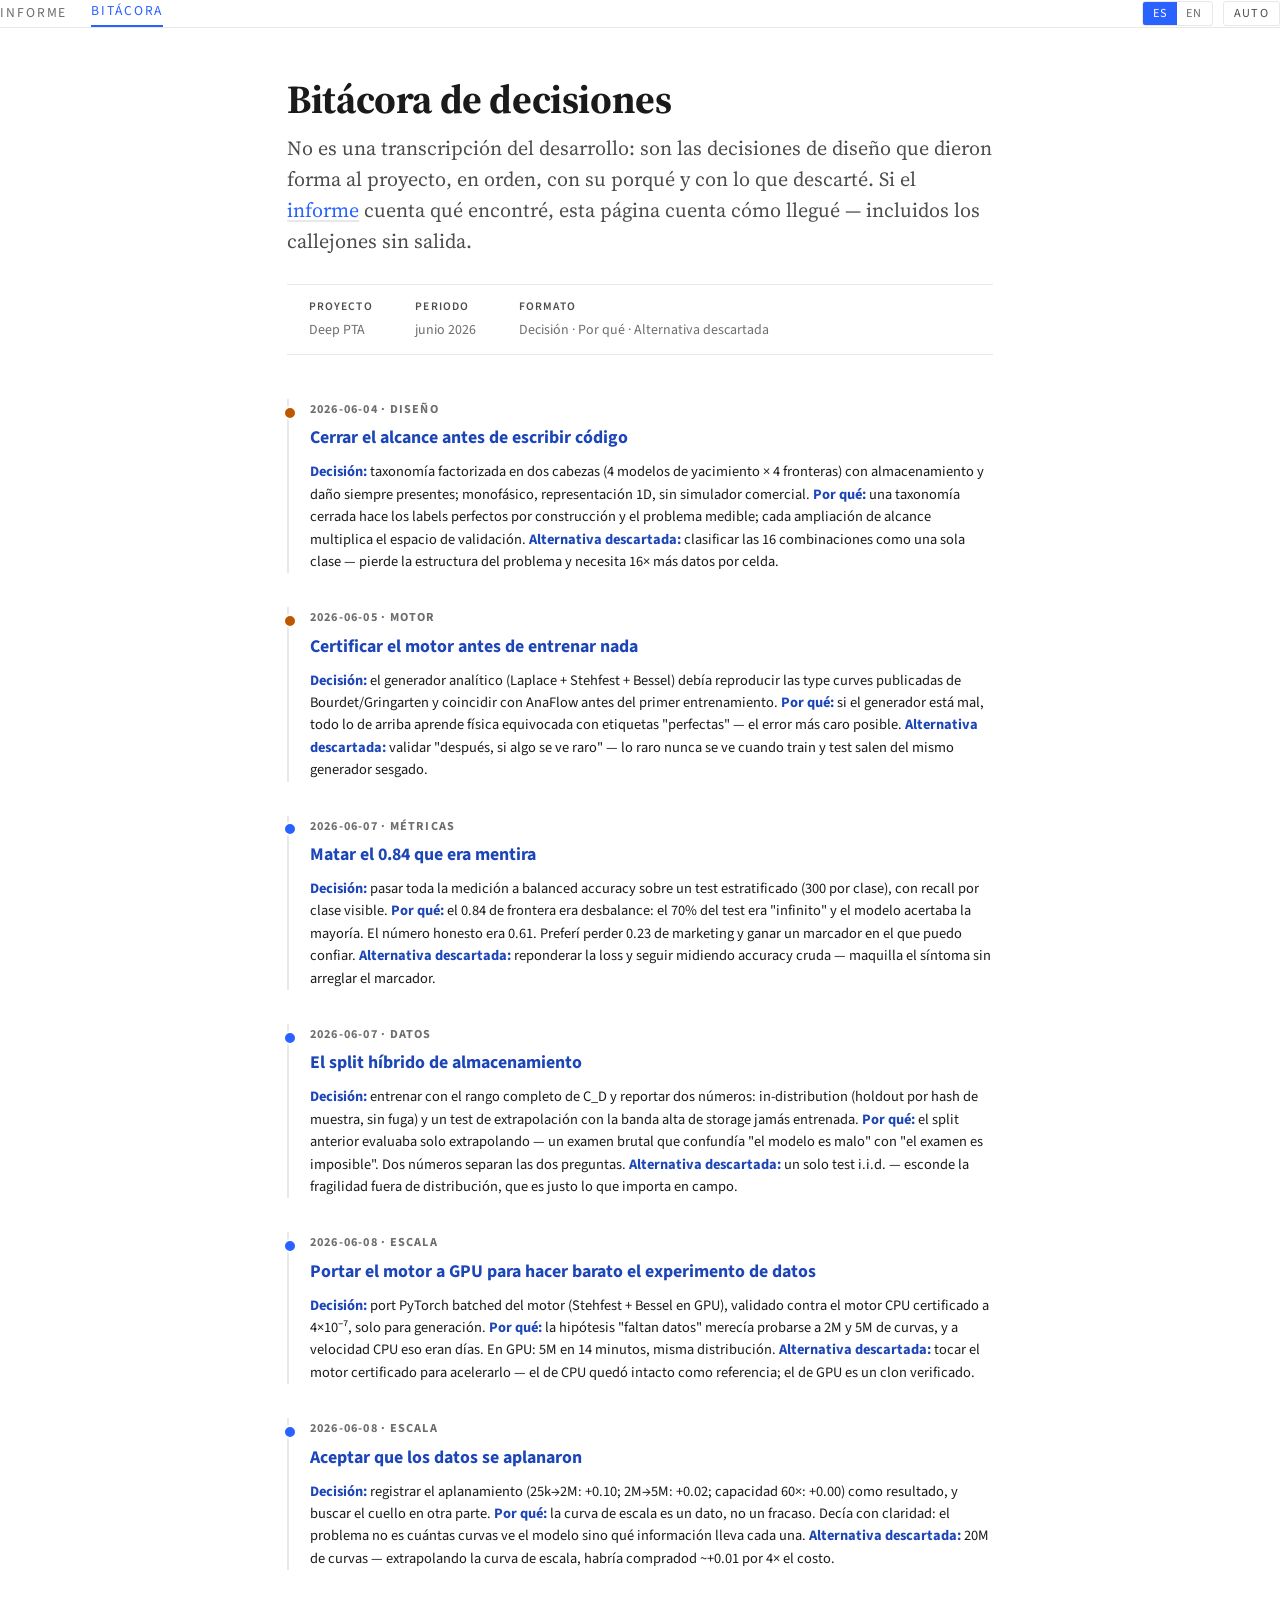
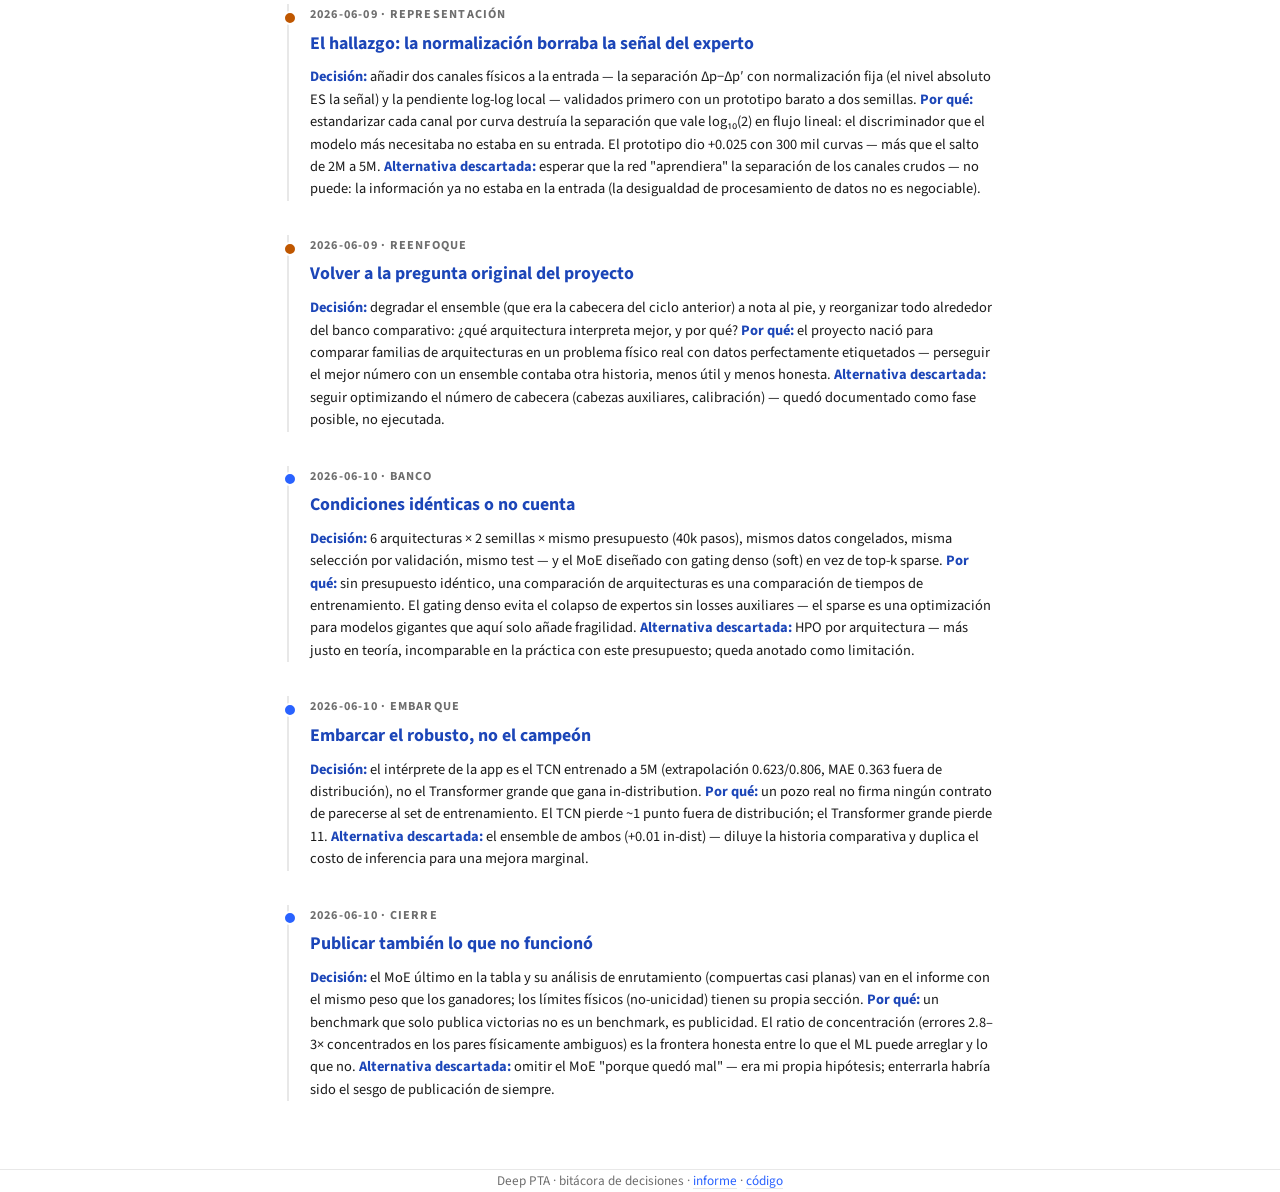
<file: docs/bitacora.html>
<!doctype html>
<html lang="es">
<head>
<meta charset="utf-8">
<meta name="viewport" content="width=device-width, initial-scale=1">
<title>Bitácora de decisiones — Deep PTA</title>
<meta name="description" content="Las decisiones de diseño del proyecto Deep PTA, con sus porqués y sus alternativas descartadas.">
<link rel="preconnect" href="https://fonts.googleapis.com">
<link href="https://fonts.googleapis.com/css2?family=Source+Serif+4:ital,wght@0,400;0,600;0,700;1,400&family=Source+Sans+3:wght@400;600;700&family=JetBrains+Mono:wght@400&display=swap" rel="stylesheet">
<link rel="stylesheet" href="assets/style.css">
</head>
<body>
<article>

<div class="masthead full">
  <nav>
    <a href="index.html" data-lang="es">Informe</a>
    <a href="index.html" data-lang="en" style="display:none">Report</a>
    <a href="bitacora.html" class="current" data-lang="es">Bitácora</a>
    <a href="bitacora.html" class="current" data-lang="en" style="display:none">Logbook</a>
  </nav>
  <span style="display:flex;gap:0.6rem;align-items:center;">
    <span class="lang-toggle">
      <button data-set-lang="es">ES</button><button data-set-lang="en">EN</button>
    </span>
    <button class="theme-toggle" id="theme-toggle" title="Tema">AUTO</button>
  </span>
</div>

<!-- ======================= ESPAÑOL ======================= -->
<div data-lang="es">

<h1 class="title">Bitácora de decisiones</h1>
<p class="lede">No es una transcripción del desarrollo: son las decisiones de diseño
que dieron forma al proyecto, en orden, con su porqué y con lo que descarté. Si el
<a href="index.html">informe</a> cuenta qué encontré, esta página cuenta cómo llegué
— incluidos los callejones sin salida.</p>

<div class="byline full">
  <span><b>Proyecto</b>Deep PTA</span>
  <span><b>Periodo</b>junio 2026</span>
  <span><b>Formato</b>Decisión · Por qué · Alternativa descartada</span>
</div>

<div class="entry milestone">
  <div class="when">2026-06-04 · Diseño</div>
  <h3>Cerrar el alcance antes de escribir código</h3>
  <p class="dec"><b>Decisión:</b> taxonomía factorizada en dos cabezas (4 modelos de
  yacimiento × 4 fronteras) con almacenamiento y daño siempre presentes; monofásico,
  representación 1D, sin simulador comercial.
  <b>Por qué:</b> una taxonomía cerrada hace los labels perfectos por construcción y
  el problema medible; cada ampliación de alcance multiplica el espacio de validación.
  <b>Alternativa descartada:</b> clasificar las 16 combinaciones como una sola clase —
  pierde la estructura del problema y necesita 16× más datos por celda.</p>
</div>

<div class="entry milestone">
  <div class="when">2026-06-05 · Motor</div>
  <h3>Certificar el motor antes de entrenar nada</h3>
  <p class="dec"><b>Decisión:</b> el generador analítico (Laplace + Stehfest + Bessel)
  debía reproducir las type curves publicadas de Bourdet/Gringarten y coincidir con
  AnaFlow antes del primer entrenamiento.
  <b>Por qué:</b> si el generador está mal, todo lo de arriba aprende física
  equivocada con etiquetas "perfectas" — el error más caro posible.
  <b>Alternativa descartada:</b> validar "después, si algo se ve raro" — lo raro
  nunca se ve cuando train y test salen del mismo generador sesgado.</p>
</div>

<div class="entry">
  <div class="when">2026-06-07 · Métricas</div>
  <h3>Matar el 0.84 que era mentira</h3>
  <p class="dec"><b>Decisión:</b> pasar toda la medición a balanced accuracy sobre un
  test estratificado (300 por clase), con recall por clase visible.
  <b>Por qué:</b> el 0.84 de frontera era desbalance: el 70% del test era "infinito"
  y el modelo acertaba la mayoría. El número honesto era 0.61. Preferí perder 0.23 de
  marketing y ganar un marcador en el que puedo confiar.
  <b>Alternativa descartada:</b> reponderar la loss y seguir midiendo accuracy cruda —
  maquilla el síntoma sin arreglar el marcador.</p>
</div>

<div class="entry">
  <div class="when">2026-06-07 · Datos</div>
  <h3>El split híbrido de almacenamiento</h3>
  <p class="dec"><b>Decisión:</b> entrenar con el rango completo de C_D y reportar dos
  números: in-distribution (holdout por hash de muestra, sin fuga) y un test de
  extrapolación con la banda alta de storage jamás entrenada.
  <b>Por qué:</b> el split anterior evaluaba solo extrapolando — un examen brutal que
  confundía "el modelo es malo" con "el examen es imposible". Dos números separan las
  dos preguntas.
  <b>Alternativa descartada:</b> un solo test i.i.d. — esconde la fragilidad fuera de
  distribución, que es justo lo que importa en campo.</p>
</div>

<div class="entry">
  <div class="when">2026-06-08 · Escala</div>
  <h3>Portar el motor a GPU para hacer barato el experimento de datos</h3>
  <p class="dec"><b>Decisión:</b> port PyTorch batched del motor (Stehfest + Bessel en
  GPU), validado contra el motor CPU certificado a 4×10⁻⁷, solo para generación.
  <b>Por qué:</b> la hipótesis "faltan datos" merecía probarse a 2M y 5M de curvas, y
  a velocidad CPU eso eran días. En GPU: 5M en 14 minutos, misma distribución.
  <b>Alternativa descartada:</b> tocar el motor certificado para acelerarlo — el de
  CPU quedó intacto como referencia; el de GPU es un clon verificado.</p>
</div>

<div class="entry">
  <div class="when">2026-06-08 · Escala</div>
  <h3>Aceptar que los datos se aplanaron</h3>
  <p class="dec"><b>Decisión:</b> registrar el aplanamiento (25k→2M: +0.10; 2M→5M:
  +0.02; capacidad 60×: +0.00) como resultado, y buscar el cuello en otra parte.
  <b>Por qué:</b> la curva de escala es un dato, no un fracaso. Decía con claridad:
  el problema no es cuántas curvas ve el modelo sino qué información lleva cada una.
  <b>Alternativa descartada:</b> 20M de curvas — extrapolando la curva de escala,
  habría compradod ~+0.01 por 4× el costo.</p>
</div>

<div class="entry milestone">
  <div class="when">2026-06-09 · Representación</div>
  <h3>El hallazgo: la normalización borraba la señal del experto</h3>
  <p class="dec"><b>Decisión:</b> añadir dos canales físicos a la entrada — la
  separación Δp−Δp′ con normalización fija (el nivel absoluto ES la señal) y la
  pendiente log-log local — validados primero con un prototipo barato a dos semillas.
  <b>Por qué:</b> estandarizar cada canal por curva destruía la separación que vale
  log₁₀(2) en flujo lineal: el discriminador que el modelo más necesitaba no estaba
  en su entrada. El prototipo dio +0.025 con 300 mil curvas — más que el salto de
  2M a 5M.
  <b>Alternativa descartada:</b> esperar que la red "aprendiera" la separación de los
  canales crudos — no puede: la información ya no estaba en la entrada (la
  desigualdad de procesamiento de datos no es negociable).</p>
</div>

<div class="entry milestone">
  <div class="when">2026-06-09 · Reenfoque</div>
  <h3>Volver a la pregunta original del proyecto</h3>
  <p class="dec"><b>Decisión:</b> degradar el ensemble (que era la cabecera del ciclo
  anterior) a nota al pie, y reorganizar todo alrededor del banco comparativo: ¿qué
  arquitectura interpreta mejor, y por qué?
  <b>Por qué:</b> el proyecto nació para comparar familias de arquitecturas en un
  problema físico real con datos perfectamente etiquetados — perseguir el mejor número
  con un ensemble contaba otra historia, menos útil y menos honesta.
  <b>Alternativa descartada:</b> seguir optimizando el número de cabecera (cabezas
  auxiliares, calibración) — quedó documentado como fase posible, no ejecutada.</p>
</div>

<div class="entry">
  <div class="when">2026-06-10 · Banco</div>
  <h3>Condiciones idénticas o no cuenta</h3>
  <p class="dec"><b>Decisión:</b> 6 arquitecturas × 2 semillas × mismo presupuesto
  (40k pasos), mismos datos congelados, misma selección por validación, mismo test —
  y el MoE diseñado con gating denso (soft) en vez de top-k sparse.
  <b>Por qué:</b> sin presupuesto idéntico, una comparación de arquitecturas es una
  comparación de tiempos de entrenamiento. El gating denso evita el colapso de
  expertos sin losses auxiliares — el sparse es una optimización para modelos
  gigantes que aquí solo añade fragilidad.
  <b>Alternativa descartada:</b> HPO por arquitectura — más justo en teoría,
  incomparable en la práctica con este presupuesto; queda anotado como limitación.</p>
</div>

<div class="entry">
  <div class="when">2026-06-10 · Embarque</div>
  <h3>Embarcar el robusto, no el campeón</h3>
  <p class="dec"><b>Decisión:</b> el intérprete de la app es el TCN entrenado a 5M
  (extrapolación 0.623/0.806, MAE 0.363 fuera de distribución), no el Transformer
  grande que gana in-distribution.
  <b>Por qué:</b> un pozo real no firma ningún contrato de parecerse al set de
  entrenamiento. El TCN pierde ~1 punto fuera de distribución; el Transformer grande
  pierde 11.
  <b>Alternativa descartada:</b> el ensemble de ambos (+0.01 in-dist) — diluye la
  historia comparativa y duplica el costo de inferencia para una mejora marginal.</p>
</div>

<div class="entry">
  <div class="when">2026-06-10 · Cierre</div>
  <h3>Publicar también lo que no funcionó</h3>
  <p class="dec"><b>Decisión:</b> el MoE último en la tabla y su análisis de
  enrutamiento (compuertas casi planas) van en el informe con el mismo peso que los
  ganadores; los límites físicos (no-unicidad) tienen su propia sección.
  <b>Por qué:</b> un benchmark que solo publica victorias no es un benchmark, es
  publicidad. El ratio de concentración (errores 2.8–3× concentrados en los pares
  físicamente ambiguos) es la frontera honesta entre lo que el ML puede arreglar y lo
  que no.
  <b>Alternativa descartada:</b> omitir el MoE "porque quedó mal" — era mi propia
  hipótesis; enterrarla habría sido el sesgo de publicación de siempre.</p>
</div>

</div>

<!-- ======================= ENGLISH ======================= -->
<div data-lang="en" style="display:none">

<h1 class="title">Decision logbook</h1>
<p class="lede">This is not a development transcript: these are the design decisions
that shaped the project, in order, with their why and what I discarded. If the
<a href="index.html">report</a> tells what I found, this page tells how I got
there — dead ends included.</p>

<div class="byline full">
  <span><b>Project</b>Deep PTA</span>
  <span><b>Period</b>June 2026</span>
  <span><b>Format</b>Decision · Why · Discarded alternative</span>
</div>

<div class="entry milestone">
  <div class="when">2026-06-04 · Design</div>
  <h3>Close the scope before writing code</h3>
  <p class="dec"><b>Decision:</b> a factored taxonomy with two heads (4 reservoir
  models × 4 boundaries), storage and skin always present; single-phase, 1D
  representation, no commercial simulator.
  <b>Why:</b> a closed taxonomy makes labels perfect by construction and the problem
  measurable; every scope extension multiplies the validation space.
  <b>Discarded alternative:</b> classifying all 16 combinations as one head — it
  loses the problem's structure and needs 16× more data per cell.</p>
</div>

<div class="entry milestone">
  <div class="when">2026-06-05 · Engine</div>
  <h3>Certify the engine before training anything</h3>
  <p class="dec"><b>Decision:</b> the analytical generator (Laplace + Stehfest +
  Bessel) had to reproduce published Bourdet/Gringarten type curves and match AnaFlow
  before the first training run.
  <b>Why:</b> if the generator is wrong, everything above it learns wrong physics
  with "perfect" labels — the most expensive possible failure.
  <b>Discarded alternative:</b> validating "later, if something looks off" — nothing
  ever looks off when train and test come from the same biased generator.</p>
</div>

<div class="entry">
  <div class="when">2026-06-07 · Metrics</div>
  <h3>Killing the 0.84 that was a lie</h3>
  <p class="dec"><b>Decision:</b> move all measurement to balanced accuracy on a
  stratified test (300 per class), with per-class recall visible.
  <b>Why:</b> the 0.84 boundary score was class imbalance: 70% of the test was
  "infinite" and the model nailed the majority. The honest number was 0.61. I chose
  to lose 0.23 of marketing and gain a scoreboard I can trust.
  <b>Discarded alternative:</b> reweighting the loss while still reporting raw
  accuracy — makeup on the symptom, the scoreboard stays broken.</p>
</div>

<div class="entry">
  <div class="when">2026-06-07 · Data</div>
  <h3>The hybrid storage split</h3>
  <p class="dec"><b>Decision:</b> train on the full C_D range and report two numbers:
  in-distribution (leak-free per-sample-hash holdout) and an extrapolation test on
  the never-trained high-storage band.
  <b>Why:</b> the previous split evaluated only by extrapolating — a brutal exam that
  confused "the model is bad" with "the exam is impossible". Two numbers separate the
  two questions.
  <b>Discarded alternative:</b> a single i.i.d. test — it hides out-of-distribution
  fragility, which is exactly what matters in the field.</p>
</div>

<div class="entry">
  <div class="when">2026-06-08 · Scale</div>
  <h3>Porting the engine to GPU to make the data experiment cheap</h3>
  <p class="dec"><b>Decision:</b> a batched PyTorch port of the engine (Stehfest +
  Bessel on GPU), validated against the certified CPU engine to 4×10⁻⁷, used only
  for generation.
  <b>Why:</b> the "we need more data" hypothesis deserved testing at 2M and 5M
  curves, and at CPU speed that meant days. On GPU: 5M in 14 minutes, same
  distribution.
  <b>Discarded alternative:</b> touching the certified engine to speed it up — the
  CPU engine stayed intact as the reference; the GPU one is a verified clone.</p>
</div>

<div class="entry">
  <div class="when">2026-06-08 · Scale</div>
  <h3>Accepting that data flattened</h3>
  <p class="dec"><b>Decision:</b> record the flattening (25k→2M: +0.10; 2M→5M: +0.02;
  60× capacity: +0.00) as a result, and look for the bottleneck elsewhere.
  <b>Why:</b> a scaling curve is data, not failure. It said clearly: the problem
  isn't how many curves the model sees but what information each one carries.
  <b>Discarded alternative:</b> 20M curves — extrapolating the scaling curve, that
  would have bought ~+0.01 for 4× the cost.</p>
</div>

<div class="entry milestone">
  <div class="when">2026-06-09 · Representation</div>
  <h3>The finding: normalization was erasing the expert's signal</h3>
  <p class="dec"><b>Decision:</b> add two physics channels to the input — the Δp−Δp′
  separation with fixed normalization (the absolute level IS the signal) and the
  local log-log slope — validated first with a cheap two-seed prototype.
  <b>Why:</b> per-curve standardization destroyed the separation that equals
  log₁₀(2) in linear flow: the discriminator the model needed most wasn't in its
  input. The prototype gave +0.025 with 300k curves — more than the 2M→5M jump.
  <b>Discarded alternative:</b> hoping the network would "learn" the separation from
  the raw channels — it can't: the information was no longer in the input (the data
  processing inequality is not negotiable).</p>
</div>

<div class="entry milestone">
  <div class="when">2026-06-09 · Refocus</div>
  <h3>Returning to the project's original question</h3>
  <p class="dec"><b>Decision:</b> demote the ensemble (the previous cycle's headline)
  to a footnote, and reorganize everything around the comparative benchmark: which
  architecture interprets best, and why?
  <b>Why:</b> the project was born to compare architecture families on a real
  physical problem with perfectly labeled data — chasing the best number with an
  ensemble told a different, less useful, less honest story.
  <b>Discarded alternative:</b> keep optimizing the headline number (auxiliary heads,
  calibration) — documented as a possible later phase, not executed.</p>
</div>

<div class="entry">
  <div class="when">2026-06-10 · Benchmark</div>
  <h3>Identical conditions or it doesn't count</h3>
  <p class="dec"><b>Decision:</b> 6 architectures × 2 seeds × the same budget (40k
  steps), same frozen data, same validation-based selection, same test — and the MoE
  designed with dense (soft) gating instead of sparse top-k.
  <b>Why:</b> without identical budgets, an architecture comparison is a comparison
  of training times. Dense gating avoids expert collapse without auxiliary losses —
  sparse routing is a giant-model optimization that here only adds fragility.
  <b>Discarded alternative:</b> per-architecture HPO — fairer in theory,
  incomparable in practice at this budget; noted as a limitation.</p>
</div>

<div class="entry">
  <div class="when">2026-06-10 · Shipping</div>
  <h3>Ship the robust one, not the champion</h3>
  <p class="dec"><b>Decision:</b> the app's interpreter is the TCN trained at 5M
  (extrapolation 0.623/0.806, MAE 0.363 out of distribution), not the large
  Transformer that wins in-distribution.
  <b>Why:</b> a real well signs no contract to resemble the training set. The TCN
  loses ~1 point out of distribution; the large Transformer loses 11.
  <b>Discarded alternative:</b> ensembling both (+0.01 in-dist) — it dilutes the
  comparative story and doubles inference cost for a marginal gain.</p>
</div>

<div class="entry">
  <div class="when">2026-06-10 · Closing</div>
  <h3>Publishing what didn't work, too</h3>
  <p class="dec"><b>Decision:</b> the MoE sits last in the table and its routing
  analysis (nearly flat gates) goes in the report with the same weight as the
  winners; the physical limits (non-uniqueness) get their own section.
  <b>Why:</b> a benchmark that only publishes wins isn't a benchmark, it's
  advertising. The concentration ratio (errors 2.8–3× concentrated on physically
  ambiguous pairs) is the honest frontier between what ML can fix and what it
  can't.
  <b>Discarded alternative:</b> omitting the MoE "because it did poorly" — it was my
  own hypothesis; burying it would have been the usual publication bias.</p>
</div>

</div>

<footer class="full">
  <span data-lang="es">Deep PTA · bitácora de decisiones ·
    <a href="index.html">informe</a> ·
    <a href="https://github.com/OilCoder/Deep-PTA">código</a></span>
  <span data-lang="en" style="display:none">Deep PTA · decision logbook ·
    <a href="index.html">report</a> ·
    <a href="https://github.com/OilCoder/Deep-PTA">code</a></span>
</footer>

</article>
<script src="assets/site.js"></script>
</body>
</html>
</file>
<file: docs/assets/style.css>
/* ============================================================
   Deep PTA — hoja de estilos editorial (tipo Distill)
   Paleta: "Distill clásico" — casi monocromo editorial con un
   acento azul (enlaces/marca) y un naranja quemado (dato héroe).
   Uso: todos los informes y páginas de resultados en docs/
   ============================================================ */

:root {
  /* Roles de color (no nombres de color: si la paleta cambia, cambian aquí) */
  --ink:        #1a1a1a;  /* prosa */
  --ink-soft:   #4d4d4d;  /* texto secundario */
  --ink-faint:  #6e6e6e;  /* leyendas, metadatos */
  --paper:      #ffffff;
  --paper-alt:  #f7f7f7;
  --rule:       #e8e8e8;  /* reglas finas, bordes */

  --accent:      #2962ff; /* enlaces, marca, reglas de sección, series de datos */
  --accent-dark: #1c46b8;
  --accent-tint: #eef3ff; /* hovers, fondos suaves */

  --hero:        #bf5700; /* métrica héroe, mejor valor, hallazgos — escaso */
  --hero-tint:   #fbf2ea; /* fondo del bloque de hallazgo, fila ganadora */

  /* Ciclo categórico para series de datos (gráficas con varias curvas).
     Orden fijo: las dos primeras son los acentos editoriales; ≤8 series. */
  --data-1: #2962ff;  /* azul (acento) */
  --data-2: #bf5700;  /* naranja (héroe) */
  --data-3: #1f8a70;  /* verde azulado */
  --data-4: #7b3fb8;  /* violeta */
  --data-5: #c2185b;  /* magenta */
  --data-6: #9a7b00;  /* ocre */
  --data-7: #00838f;  /* cian profundo */
  --data-8: #6e6e6e;  /* gris: la categoría "resto/otros" */
  --data-muted: #c9ced6; /* contexto apagado para highlight+context */

  /* Tipografía */
  --serif: "Source Serif 4", Georgia, "Times New Roman", serif;
  --sans:  "Source Sans 3", -apple-system, "Segoe UI", Helvetica, Arial, sans-serif;
  --mono:  "JetBrains Mono", "SFMono-Regular", Consolas, monospace;

  --measure: 44rem;       /* ancho de lectura ~704px */
  --measure-wide: 64rem;  /* figuras y tablas anchas */

  color-scheme: light dark;
}

/* ---------- modo oscuro ----------
   Automático por preferencia del sistema; forzable con
   <html data-theme="dark"> o data-theme="light" (toggle del masthead). */
@media (prefers-color-scheme: dark) {
  :root:not([data-theme="light"]) {
    --ink:        #e8e6e3;
    --ink-soft:   #b8b5b0;
    --ink-faint:  #8d8a85;
    --paper:      #14161a;
    --paper-alt:  #1d2026;
    --rule:       #2c3039;

    --accent:      #7da2ff;
    --accent-dark: #a7c0ff;
    --accent-tint: #1b2334;

    --hero:        #ff9248;
    --hero-tint:   #2a2018;

    --data-1: #7da2ff;
    --data-2: #ff9248;
    --data-3: #45c4a4;
    --data-4: #b388ff;
    --data-5: #ff6f9d;
    --data-6: #d9b830;
    --data-7: #4dd0e1;
    --data-8: #9a9a9a;
    --data-muted: #3a3f48;
  }
}
:root[data-theme="dark"] {
  --ink:        #e8e6e3;
  --ink-soft:   #b8b5b0;
  --ink-faint:  #8d8a85;
  --paper:      #14161a;
  --paper-alt:  #1d2026;
  --rule:       #2c3039;

  --accent:      #7da2ff;
  --accent-dark: #a7c0ff;
  --accent-tint: #1b2334;

  --hero:        #ff9248;
  --hero-tint:   #2a2018;

  --data-1: #7da2ff;
  --data-2: #ff9248;
  --data-3: #45c4a4;
  --data-4: #b388ff;
  --data-5: #ff6f9d;
  --data-6: #d9b830;
  --data-7: #4dd0e1;
  --data-8: #9a9a9a;
  --data-muted: #3a3f48;
}

/* Las figuras raster (matplotlib, fondo blanco) se atenúan en oscuro */
@media (prefers-color-scheme: dark) {
  :root:not([data-theme="light"]) figure img { filter: brightness(0.88) contrast(1.02); }
}
:root[data-theme="dark"] figure img { filter: brightness(0.88) contrast(1.02); }

/* Toggle de tema (masthead) */
.theme-toggle {
  font-family: var(--sans);
  font-size: 0.72rem;
  letter-spacing: 0.1em;
  background: none;
  border: 1px solid var(--rule);
  color: var(--ink-soft);
  border-radius: 3px;
  padding: 0.15rem 0.6rem;
  cursor: pointer;
}
.theme-toggle:hover { border-color: var(--accent); color: var(--accent); }

/* ---------- base ---------- */
* { box-sizing: border-box; }

html { font-size: 17px; scroll-behavior: smooth; }

body {
  margin: 0;
  background: var(--paper);
  color: var(--ink);
  font-family: var(--serif);
  line-height: 1.65;
  text-rendering: optimizeLegibility;
  -webkit-font-smoothing: antialiased;
}

/* Columna de lectura: todo hijo directo de article respeta la medida */
article > * {
  max-width: var(--measure);
  margin-left: auto;
  margin-right: auto;
  padding-left: 1.25rem;
  padding-right: 1.25rem;
}

article > .wide { max-width: var(--measure-wide); }
article > .full { max-width: none; padding: 0; }

/* ---------- cabecera de informe (estilo byline Distill) ---------- */
.masthead {
  font-family: var(--sans);
  font-size: 0.8rem;
  letter-spacing: 0.14em;
  text-transform: uppercase;
  color: var(--ink-faint);
  border-bottom: 1px solid var(--rule);
  padding: 0.9rem 1.25rem;
  display: flex;
  justify-content: space-between;
  max-width: none;
}
.masthead a { color: var(--accent); text-decoration: none; }

/* Navegación por pestañas en el masthead (Informe | Bitácora) */
.masthead nav { display: flex; gap: 1.4rem; align-items: center; }
.masthead nav a { color: var(--ink-faint); }
.masthead nav a.current {
  color: var(--accent);
  border-bottom: 2px solid var(--accent);
  padding-bottom: 0.15rem;
}

/* Selector de idioma */
.lang-toggle { display: inline-flex; border: 1px solid var(--rule); border-radius: 3px; overflow: hidden; }
.lang-toggle button {
  background: none; border: none; cursor: pointer;
  font-family: var(--sans); font-size: 0.72rem; letter-spacing: 0.08em;
  color: var(--ink-faint); padding: 0.15rem 0.55rem;
}
.lang-toggle button.active { background: var(--accent); color: #fff; }

/* Entradas de la bitácora publicada (notas de decisión de diseño) */
.entry { border-left: 2px solid var(--rule); padding-left: 1.2rem; margin: 2rem auto; position: relative; }
.entry::before {
  content: ""; position: absolute; left: -6px; top: 0.4rem;
  width: 10px; height: 10px; border-radius: 50%;
  background: var(--accent); border: 2px solid var(--paper);
}
.entry .when {
  font-family: var(--sans); font-size: 0.72rem; font-weight: 700;
  text-transform: uppercase; letter-spacing: 0.1em; color: var(--ink-faint);
}
.entry h3 { margin-top: 0.25rem; }
.entry .dec {
  font-family: var(--sans); font-size: 0.85rem; line-height: 1.55; margin: 0.5rem 0;
}
.entry .dec b { color: var(--accent-dark); font-weight: 700; }
.entry.milestone::before { background: var(--hero); }

h1.title {
  font-size: 2.35rem;
  line-height: 1.18;
  font-weight: 700;
  letter-spacing: -0.01em;
  margin: 2.8rem auto 0.6rem;
}

p.lede {
  font-size: 1.18rem;
  line-height: 1.55;
  color: var(--ink-soft);
  margin-top: 0.4rem;
}

.byline {
  font-family: var(--sans);
  font-size: 0.82rem;
  color: var(--ink-faint);
  border-top: 1px solid var(--rule);
  border-bottom: 1px solid var(--rule);
  padding: 0.7rem 1.25rem;
  margin-top: 1.6rem;
  margin-bottom: 2.6rem;
  display: flex;
  gap: 2.5rem;
  flex-wrap: wrap;
}
.byline b {
  display: block;
  color: var(--ink-soft);
  font-weight: 600;
  text-transform: uppercase;
  letter-spacing: 0.1em;
  font-size: 0.68rem;
  margin-bottom: 0.15rem;
}

/* ---------- jerarquía ---------- */
h2 {
  font-family: var(--sans);
  font-size: 1.45rem;
  font-weight: 700;
  letter-spacing: -0.01em;
  color: var(--ink);
  margin-top: 3rem;
  margin-bottom: 0.8rem;
}
h2::before {
  content: "";
  display: block;
  width: 2.2rem;
  height: 3px;
  background: var(--accent);
  margin-bottom: 0.9rem;
}

h3 {
  font-family: var(--sans);
  font-size: 1.05rem;
  font-weight: 700;
  color: var(--accent-dark);
  margin-top: 2.2rem;
  margin-bottom: 0.4rem;
}

a { color: var(--accent); text-decoration-color: var(--rule); text-underline-offset: 3px; }
a:hover { color: var(--accent-dark); text-decoration-color: var(--accent-dark); }

strong { font-weight: 700; }

/* ---------- componentes ---------- */

/* Métrica clave (callout de número) */
.metrics {
  display: flex;
  gap: 1rem;
  flex-wrap: wrap;
  margin: 1.8rem auto;
}
.metric {
  flex: 1 1 9rem;
  background: var(--paper-alt);
  border-top: 3px solid var(--accent);
  padding: 0.9rem 1rem 0.8rem;
}
.metric.hero { border-top-color: var(--hero); }
.metric .value {
  font-family: var(--sans);
  font-size: 1.9rem;
  font-weight: 700;
  color: var(--ink);
  line-height: 1.1;
}
.metric.hero .value { color: var(--hero); }
.metric .label {
  font-family: var(--sans);
  font-size: 0.72rem;
  text-transform: uppercase;
  letter-spacing: 0.1em;
  color: var(--ink-faint);
  margin-top: 0.25rem;
}

/* Nota al margen / aside (en pantallas anchas flota a la derecha) */
.aside {
  font-family: var(--sans);
  font-size: 0.82rem;
  line-height: 1.5;
  color: var(--ink-soft);
  background: var(--paper-alt);
  border-left: 3px solid var(--rule);
  padding: 0.7rem 0.9rem;
  margin: 1.4rem auto;
}
@media (min-width: 75rem) {
  article { position: relative; }
  .aside {
    position: absolute;
    right: max(1rem, calc(50% - var(--measure) / 2 - 17rem));
    width: 15rem;
    margin: 0;
    transform: translateY(-50%);
  }
}

/* Bloque de hallazgo (resalte naranja) */
.finding {
  background: var(--hero-tint);
  border-left: 3px solid var(--hero);
  padding: 0.9rem 1.1rem;
  margin: 1.6rem auto;
}
.finding .tag {
  font-family: var(--sans);
  font-size: 0.68rem;
  font-weight: 700;
  text-transform: uppercase;
  letter-spacing: 0.12em;
  color: var(--hero);
  display: block;
  margin-bottom: 0.3rem;
}

/* Tablas (las tablas de ablation son el corazón de los informes) */
table {
  border-collapse: collapse;
  width: 100%;
  font-family: var(--sans);
  font-size: 0.84rem;
  margin: 1.6rem 0;
  font-variant-numeric: tabular-nums;
}
caption {
  caption-side: bottom;
  text-align: left;
  font-size: 0.78rem;
  color: var(--ink-faint);
  padding-top: 0.6rem;
  line-height: 1.5;
}
thead th {
  font-size: 0.72rem;
  text-transform: uppercase;
  letter-spacing: 0.08em;
  color: var(--ink-soft);
  border-bottom: 2px solid var(--ink);
  padding: 0.45rem 0.7rem;
  text-align: left;
}
tbody td { border-bottom: 1px solid var(--rule); padding: 0.45rem 0.7rem; }
tbody tr:hover { background: var(--accent-tint); }
td.num, th.num { text-align: right; }
td .best { color: var(--hero); font-weight: 700; }
tr.winner td { background: var(--hero-tint); }

/* Figuras */
figure { margin: 2rem auto; }
figure img { width: 100%; height: auto; border: 1px solid var(--rule); }
figcaption {
  font-family: var(--sans);
  font-size: 0.78rem;
  color: var(--ink-faint);
  line-height: 1.5;
  padding-top: 0.55rem;
}
figcaption b { color: var(--ink-soft); }

/* Flujogramas (Mermaid): contenedor con el mismo tratamiento que una figura */
.flow {
  margin: 2rem auto;
  border: 1px solid var(--rule);
  background: var(--paper);
  padding: 1rem 0.6rem 0.4rem;
  text-align: center;
}
.flow + figcaption, .flow figcaption { text-align: left; padding: 0.55rem 0.6rem; }
.flow .mermaid { font-family: var(--sans); }

/* Tabla de contenido: bloque tras el byline; en pantallas muy anchas,
   columna fija a la izquierda con scroll-spy (clase .active vía JS) */
.toc {
  font-family: var(--sans);
  font-size: 0.82rem;
  background: var(--paper-alt);
  border: 1px solid var(--rule);
  padding: 0.9rem 1.1rem;
  margin-bottom: 2.2rem;
}
.toc .toc-title {
  font-size: 0.68rem;
  font-weight: 700;
  text-transform: uppercase;
  letter-spacing: 0.12em;
  color: var(--ink-faint);
  margin-bottom: 0.5rem;
}
.toc ol { list-style: none; margin: 0; padding: 0; }
.toc li { margin: 0.3rem 0; line-height: 1.35; }
.toc li.lvl-3 { padding-left: 1rem; font-size: 0.78rem; }
.toc a { color: var(--ink-soft); text-decoration: none; border-left: 2px solid transparent; padding-left: 0.5rem; display: inline-block; }
.toc a:hover { color: var(--accent); }
.toc a.active { color: var(--accent); border-left-color: var(--accent); font-weight: 600; }
@media (min-width: 90rem) {
  .toc {
    position: fixed;
    top: 6rem;
    left: max(1rem, calc(50% - var(--measure) / 2 - 19rem));
    width: 15rem;
    max-height: 70vh;
    overflow-y: auto;
    background: var(--paper);
    border: none;
    border-left: 1px solid var(--rule);
    margin: 0;
  }
}

/* Carrusel de imágenes (scroll-snap; sin librerías; degrada a scroll lateral) */
.carousel { position: relative; margin: 2rem auto; }
.carousel-track {
  display: flex;
  overflow-x: auto;
  scroll-snap-type: x mandatory;
  scroll-behavior: smooth;
  gap: 0.8rem;
  border: 1px solid var(--rule);
  background: var(--paper);
  padding: 0.8rem;
  scrollbar-width: thin;
}
.carousel-track > figure {
  flex: 0 0 100%;
  margin: 0;
  scroll-snap-align: center;
}
.carousel-track > figure img { border: none; }
.carousel-track > figure figcaption { padding: 0.45rem 0.2rem 0; }
.carousel-nav {
  display: flex;
  justify-content: center;
  align-items: center;
  gap: 0.5rem;
  margin-top: 0.5rem;
  font-family: var(--sans);
}
.carousel-nav button {
  background: var(--paper-alt);
  border: 1px solid var(--rule);
  color: var(--ink-soft);
  border-radius: 3px;
  padding: 0.1rem 0.65rem;
  font-size: 0.85rem;
  cursor: pointer;
}
.carousel-nav button:hover { border-color: var(--accent); color: var(--accent); }
.carousel-nav .dots { display: flex; gap: 0.4rem; margin: 0 0.4rem; }
.carousel-nav .dot {
  width: 0.5rem; height: 0.5rem; border-radius: 50%;
  background: var(--rule); cursor: pointer;
}
.carousel-nav .dot.active { background: var(--accent); }

/* Ecuaciones (KaTeX): bloque centrado con número a la derecha */
.equation {
  display: flex;
  align-items: center;
  justify-content: center;
  gap: 1rem;
  margin: 1.6rem auto;
  font-size: 1.05rem;
  overflow-x: auto;
}
.equation .eq-no {
  font-family: var(--sans);
  font-size: 0.8rem;
  color: var(--ink-faint);
  margin-left: auto;
}

/* Código */
code {
  font-family: var(--mono);
  font-size: 0.82em;
  background: var(--paper-alt);
  border: 1px solid var(--rule);
  border-radius: 3px;
  padding: 0.08em 0.35em;
}
pre {
  background: var(--paper-alt);
  border: 1px solid var(--rule);
  border-left: 3px solid var(--accent);
  padding: 0.9rem 1.1rem;
  overflow-x: auto;
  font-size: 0.8rem;
  line-height: 1.55;
}
pre code { background: none; border: none; padding: 0; }

/* Pie */
footer {
  font-family: var(--sans);
  font-size: 0.78rem;
  color: var(--ink-faint);
  border-top: 1px solid var(--rule);
  margin-top: 4rem;
  padding: 1.4rem 1.25rem 2.5rem;
  max-width: none;
  text-align: center;
}

/* Swatches (solo guía de estilos) */
.swatches { display: flex; gap: 0.8rem; flex-wrap: wrap; margin: 1.6rem 0; font-family: var(--sans); }
.swatch { flex: 1 1 7.5rem; }
.swatch .chip { height: 5.2rem; border: 1px solid var(--rule); }
.swatch .name { font-size: 0.78rem; font-weight: 700; margin-top: 0.4rem; }
.swatch .hex  { font-family: var(--mono); font-size: 0.72rem; color: var(--ink-faint); }
.swatch .role { font-size: 0.72rem; color: var(--ink-soft); line-height: 1.4; }
</file>
